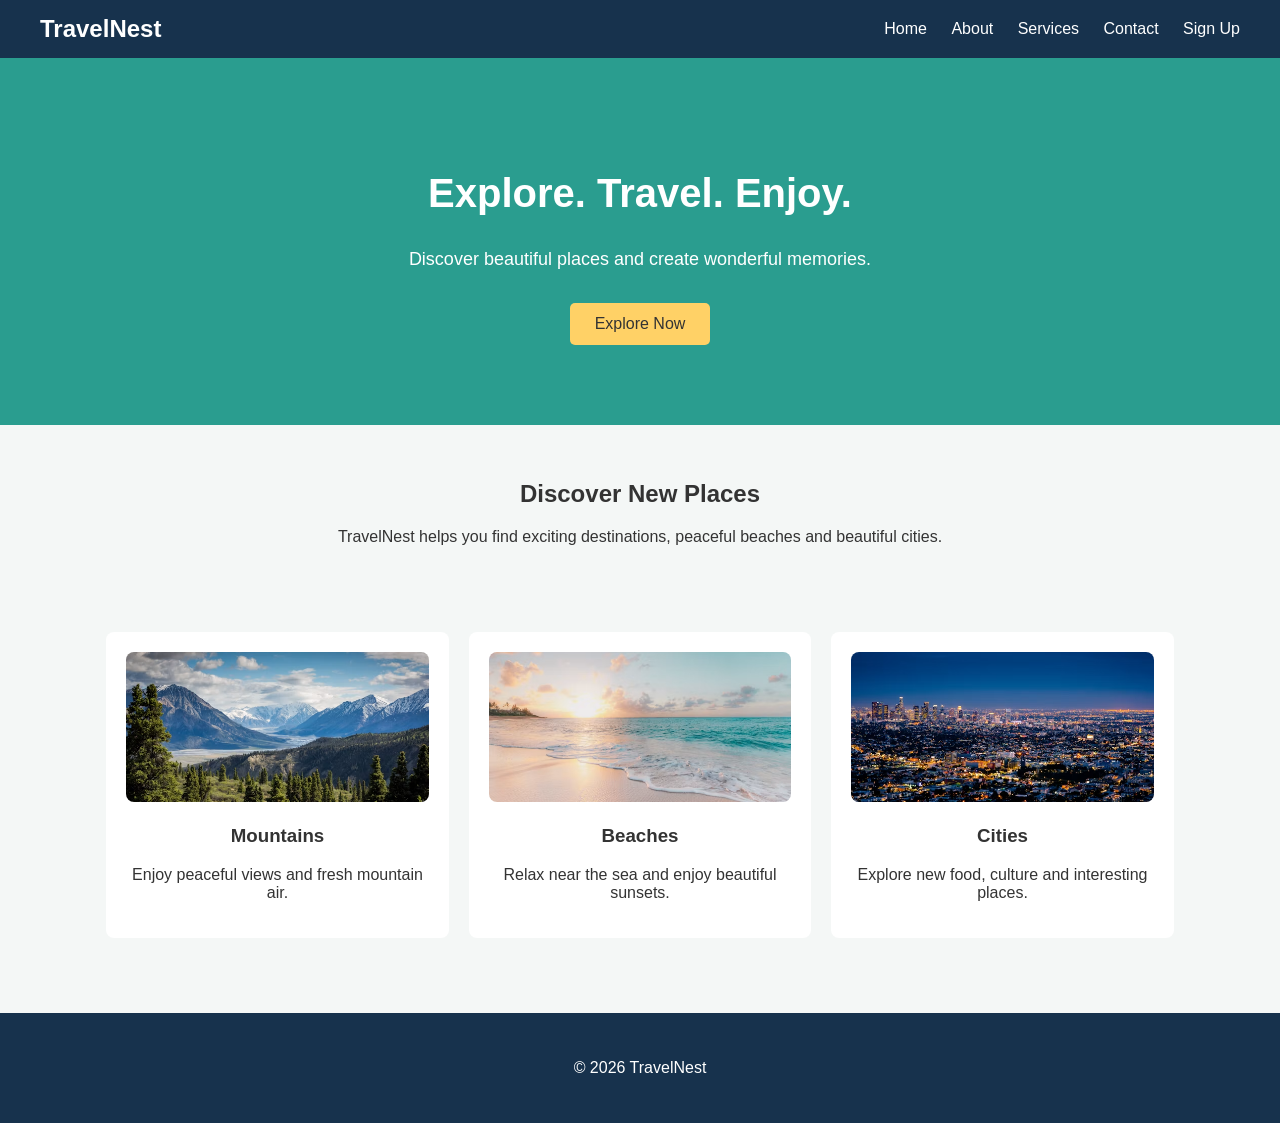
<file: index.html>
<!DOCTYPE html>
<html>
<head>
    <title>TravelNest</title>
    <link rel="stylesheet" href="style.css">
</head>
<body>
    <nav class="navbar">
        <h2>TravelNest</h2>
        <div>
            <a href="index.html">Home</a>
            <a href="about.html">About</a>
            <a href="services.html">Services</a>
            <a href="contact.html">Contact</a>
            <a href="signup.html">Sign Up</a>
        </div>
    </nav>

    <section class="hero">
        <h1>Explore. Travel. Enjoy.</h1>
        <p>Discover beautiful places and create wonderful memories.</p>
        <a href="services.html" class="button">Explore Now</a>
    </section>

    <section class="intro">
        <h2>Discover New Places</h2>
        <p>
            TravelNest helps you find exciting destinations,
            peaceful beaches and beautiful cities.
        </p>
    </section>

    <section class="places">
        <div class="place">
            <img src="images/mountain.jpg" alt="Mountains">
            <h3>Mountains</h3>
            <p>Enjoy peaceful views and fresh mountain air.</p>
        </div>

        <div class="place">
            <img src="images/beaches.jpg" alt="Beach">
            <h3>Beaches</h3>
            <p>Relax near the sea and enjoy beautiful sunsets.</p>
        </div>
        <div class="place">
            <img src="images/cities.jpg" alt="City">
            <h3>Cities</h3>
            <p>Explore new food, culture and interesting places.</p>
        </div>
    </section>

    <footer>
        <p>© 2026 TravelNest</p>
    </footer>
</body>
</html>
</file>
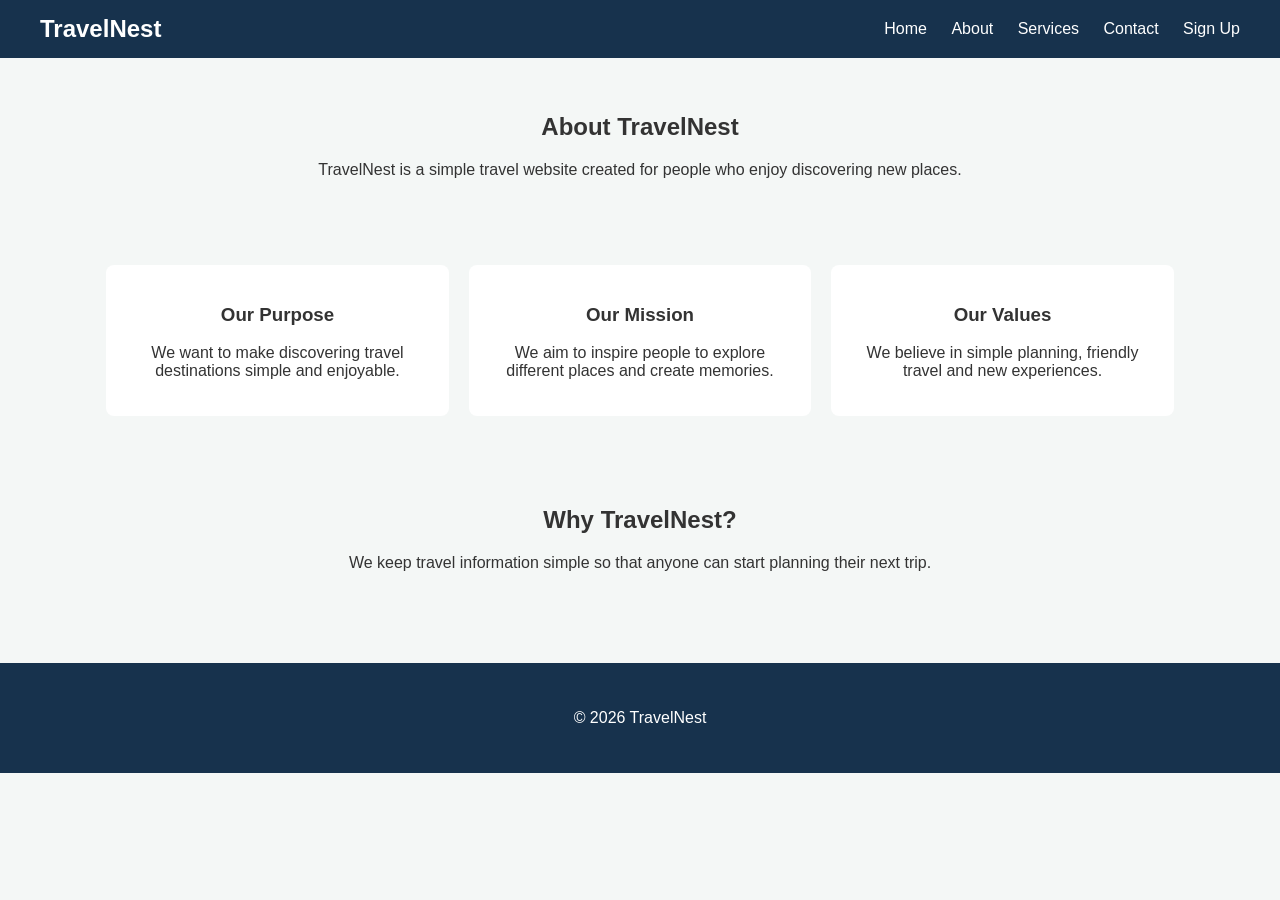
<file: about.html>
<!DOCTYPE html>
<html>
<head>
    <title>About - TravelNest</title>
    <link rel="stylesheet" href="style.css">
</head>
<body>
    <nav class="navbar">
        <h2>TravelNest</h2>
        <div>
            <a href="index.html">Home</a>
            <a href="about.html">About</a>
            <a href="services.html">Services</a>
            <a href="contact.html">Contact</a>
            <a href="signup.html">Sign Up</a>
        </div>
    </nav>

    <section class="intro">
        <h1>About TravelNest</h1>
        <p>
            TravelNest is a simple travel website created
            for people who enjoy discovering new places.
        </p>
    </section>

    <section class="places">
        <div class="place">
            <h3>Our Purpose</h3>
            <p>
                We want to make discovering travel
                destinations simple and enjoyable.
            </p>
        </div>
        <div class="place">
            <h3>Our Mission</h3>
            <p>
                We aim to inspire people to explore
                different places and create memories.
            </p>
        </div>
        <div class="place">
            <h3>Our Values</h3>
            <p>
                We believe in simple planning,
                friendly travel and new experiences.
            </p>
        </div>
    </section>

    <section class="intro">
        <h2>Why TravelNest?</h2>
        <p>
            We keep travel information simple so that
            anyone can start planning their next trip.
        </p>
    </section>

    <footer>
        <p>© 2026 TravelNest</p>
    </footer>
</body>
</html>
</file>
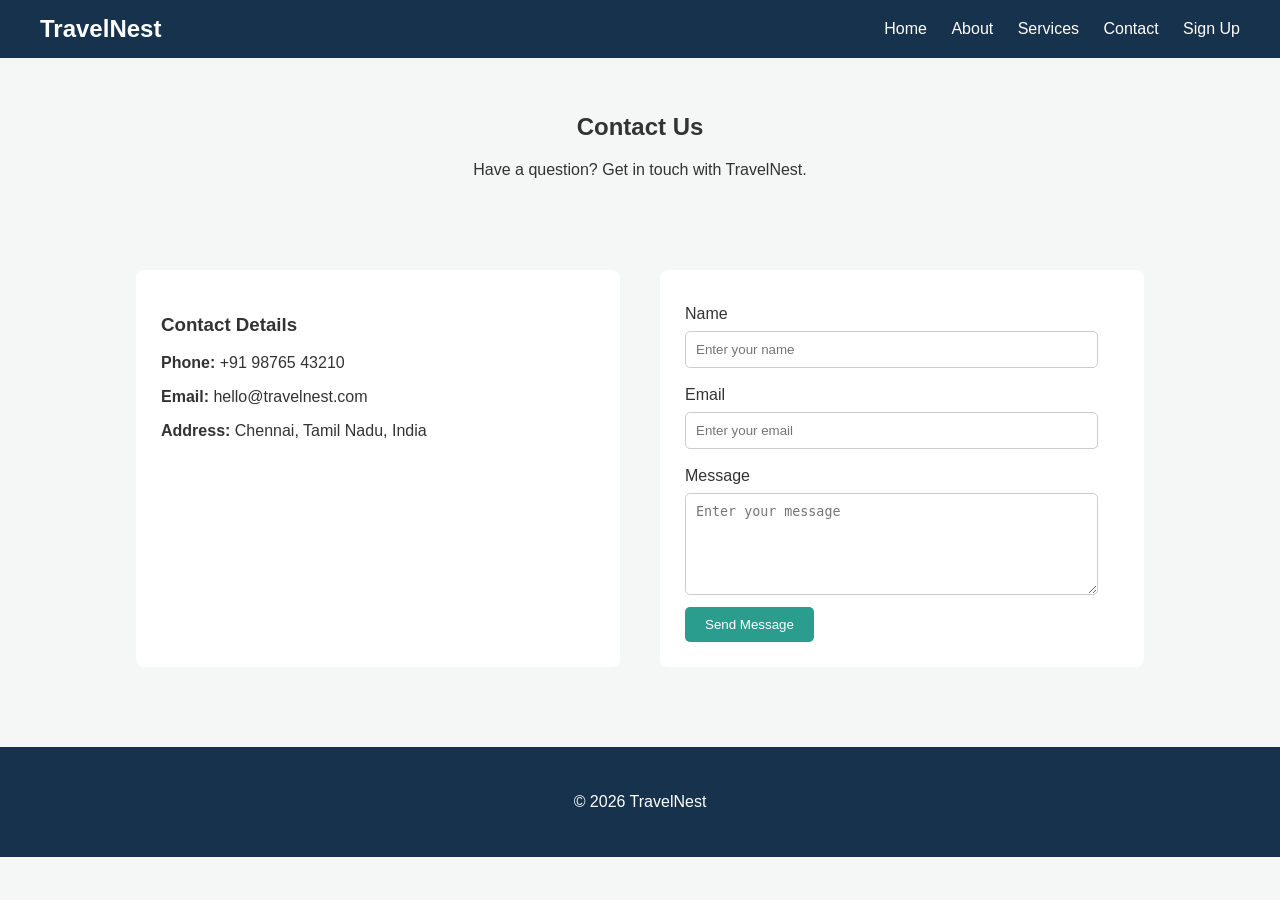
<file: contact.html>
<!DOCTYPE html>
<html>
<head>
    <title>Contact - TravelNest</title>
    <link rel="stylesheet" href="style.css">
</head>
<body>
    <nav class="navbar">
        <h2>TravelNest</h2>
        <div>
            <a href="index.html">Home</a>
            <a href="about.html">About</a>
            <a href="services.html">Services</a>
            <a href="contact.html">Contact</a>
            <a href="signup.html">Sign Up</a>
        </div>
    </nav>

    <section class="intro">
        <h1>Contact Us</h1>
        <p>Have a question? Get in touch with TravelNest.</p>
    </section>

    <section class="contact">
        <div class="contact-info">
            <h3>Contact Details</h3>
            <p><b>Phone:</b> +91 98765 43210</p>
            <p><b>Email:</b> hello@travelnest.com</p>
            <p><b>Address:</b> Chennai, Tamil Nadu, India</p>
        </div>
        <form>
            <label>Name</label>
            <input type="text" placeholder="Enter your name">

            <label>Email</label>
            <input type="email" placeholder="Enter your email">

            <label>Message</label>
            <textarea placeholder="Enter your message"></textarea>

            <button type="submit">Send Message</button>
        </form>
    </section>

    <footer>
        <p>© 2026 TravelNest</p>
    </footer>
</body>
</html>
</file>
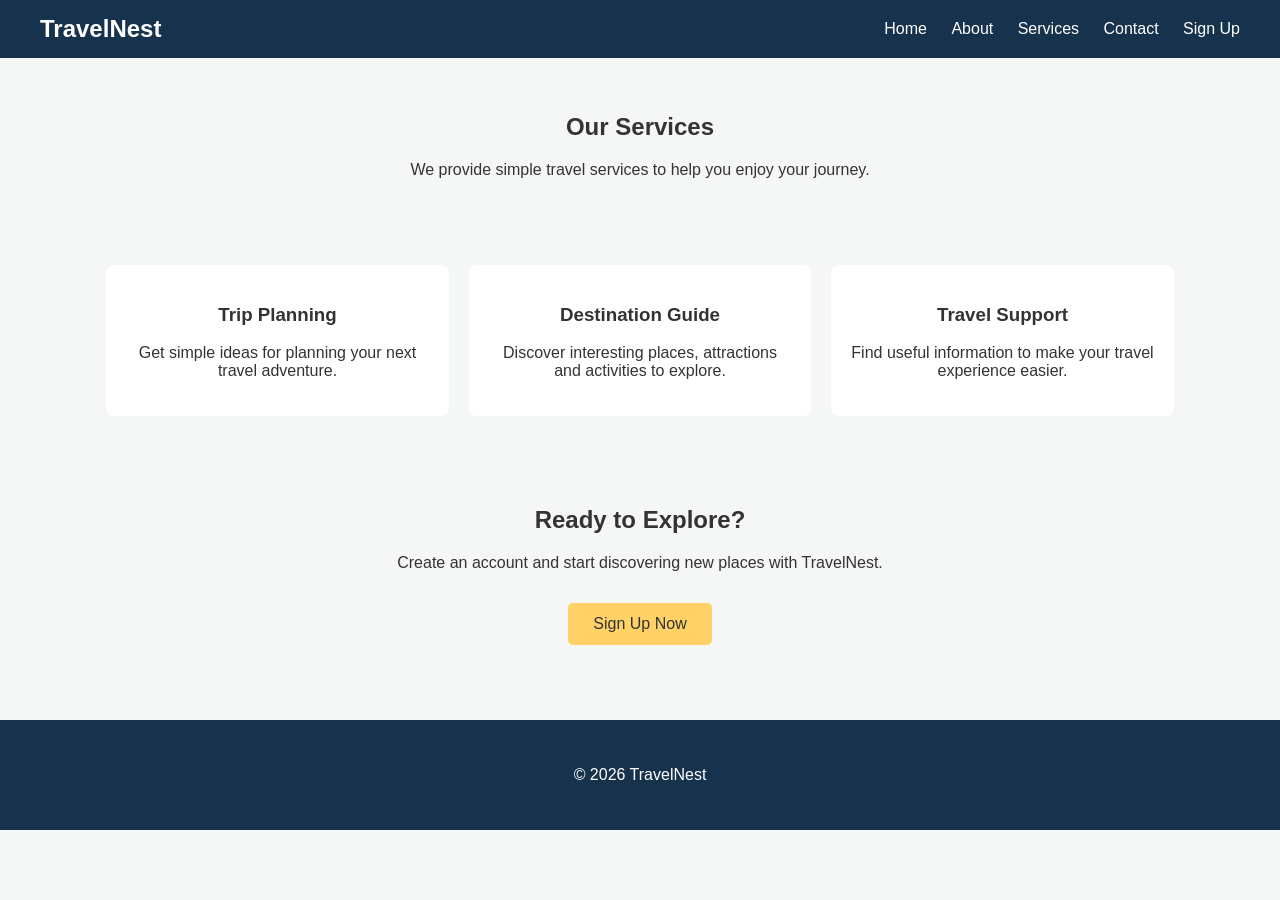
<file: services.html>
<!DOCTYPE html>
<html>
<head>
    <title>Services - TravelNest</title>
    <link rel="stylesheet" href="style.css">
</head>
<body>
    <nav class="navbar">
        <h2>TravelNest</h2>
        <div>
            <a href="index.html">Home</a>
            <a href="about.html">About</a>
            <a href="services.html">Services</a>
            <a href="contact.html">Contact</a>
            <a href="signup.html">Sign Up</a>
        </div>
    </nav>

    <section class="intro">
        <h1>Our Services</h1>
        <p>
            We provide simple travel services to help
            you enjoy your journey.
        </p>
    </section>

    <section class="places">
        <div class="place">
            <h3>Trip Planning</h3>
            <p>
                Get simple ideas for planning your
                next travel adventure.
            </p>
        </div>

        <div class="place">
            <h3>Destination Guide</h3>
            <p>
                Discover interesting places, attractions
                and activities to explore.
            </p>
        </div>

        <div class="place">
            <h3>Travel Support</h3>
            <p>
                Find useful information to make your
                travel experience easier.
            </p>
        </div>
    </section>

    <section class="intro">
        <h2>Ready to Explore?</h2>
        <p>
            Create an account and start discovering
            new places with TravelNest.
        </p>
        <a href="signup.html" class="button">Sign Up Now</a>
    </section>

    <footer>
        <p>© 2026 TravelNest</p>
    </footer>
</body>
</html>
</file>
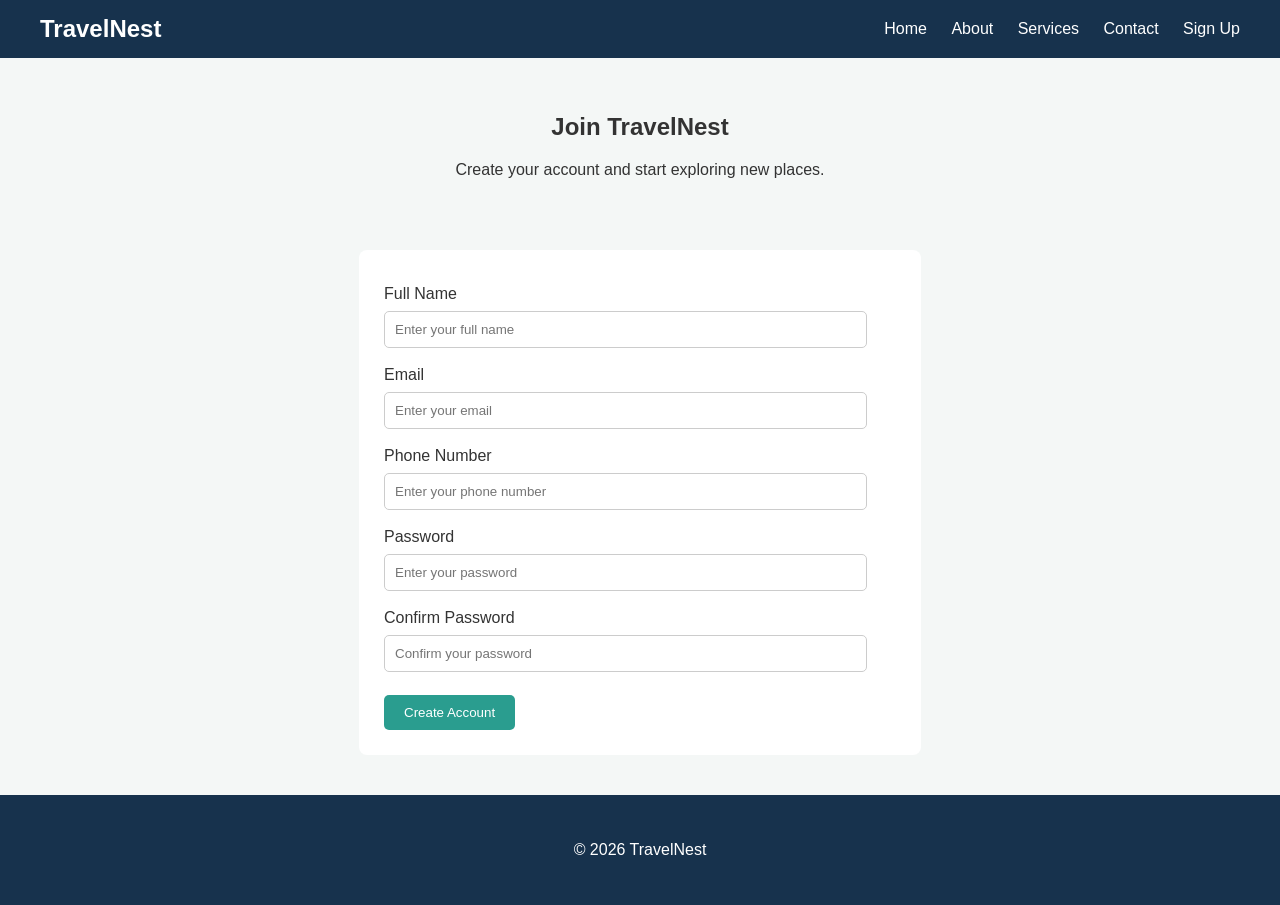
<file: signup.html>
<!DOCTYPE html>
<html>
<head>
    <title>Sign Up - TravelNest</title>
    <link rel="stylesheet" href="style.css">
</head>
<body>
    <nav class="navbar">
        <h2>TravelNest</h2>
        <div>
            <a href="index.html">Home</a>
            <a href="about.html">About</a>
            <a href="services.html">Services</a>
            <a href="contact.html">Contact</a>
            <a href="signup.html">Sign Up</a>
        </div>
    </nav>

    <section class="intro">
        <h1>Join TravelNest</h1>
        <p>Create your account and start exploring new places.</p>
    </section>

    <form class="signup-form">

        <label>Full Name</label>
        <input type="text" placeholder="Enter your full name">

        <label>Email</label>
        <input type="email" placeholder="Enter your email">

        <label>Phone Number</label>
        <input type="tel" placeholder="Enter your phone number">

        <label>Password</label>
        <input type="password" placeholder="Enter your password">

        <label>Confirm Password</label>
        <input type="password" placeholder="Confirm your password">

        <button type="submit">Create Account</button>
    </form>

    <footer>
        <p>© 2026 TravelNest</p>
    </footer>
</body>
</html>
</file>
<file: style.css>
body {
    margin: 0;
    font-family: Arial, sans-serif;
    background: #f4f7f6;
    color: #333;
}

.navbar {
    background: #17324d;
    color: white;
    padding: 15px 40px;
    display: flex;
    justify-content: space-between;
    align-items: center;
}

.navbar h2 {
    margin: 0;
}

.navbar a {
    color: white;
    text-decoration: none;
    margin-left: 20px;
}

.navbar a:hover {
    color: #ffd166;
}

.hero {
    background: #2a9d8f;
    color: white;
    text-align: center;
    padding: 80px 20px;
}

.hero h1 {
    font-size: 40px;
}

.hero p {
    font-size: 18px;
}

.button {
    display: inline-block;
    background: #ffd166;
    color: #333;
    padding: 12px 25px;
    margin-top: 15px;
    text-decoration: none;
    border-radius: 5px;
}

.intro {
    text-align: center;
    padding: 35px 20px;
}

.places {
    display: flex;
    justify-content: center;
    gap: 20px;
    padding: 35px;
}

.place {
    background: white;
    width: 25%;
    padding: 20px;
    text-align: center;
    border-radius: 8px;
}

.place img {
    width: 100%;
    height: 150px;
    object-fit: cover;
    border-radius: 8px;
}

footer {
    background: #17324d;
    color: white;
    text-align: center;
    padding: 30px;
    margin-top: 40px;
}

.contact {
    display: flex;
    justify-content: center;
    gap: 40px;
    padding: 40px 20px;
}

.contact-info,
form {
    background: white;
    width: 35%;
    padding: 25px;
    border-radius: 8px;
}

form label {
    display: block;
    margin-top: 10px;
}

form input,
form textarea {
    width: 90%;
    padding: 10px;
    margin: 8px 0;
    border: 1px solid #ccc;
    border-radius: 5px;
}

form textarea {
    height: 80px;
}

form button,
.signup-form button {
    background: #2a9d8f;
    color: white;
    border: none;
    padding: 10px 20px;
    border-radius: 5px;
    cursor: pointer;
}

form button:hover,
.signup-form button:hover {
    background: #17324d;
}

.signup-form {
    background: white;
    width: 40%;
    margin: 20px auto 40px;
    padding: 25px;
    border-radius: 8px;
}

.signup-form label {
    display: block;
    margin-top: 10px;
}

.signup-form input {
    width: 90%;
    padding: 10px;
    margin: 8px 0;
    border: 1px solid #ccc;
    border-radius: 5px;
}

.signup-form button {
    margin-top: 15px;
}
</file>
